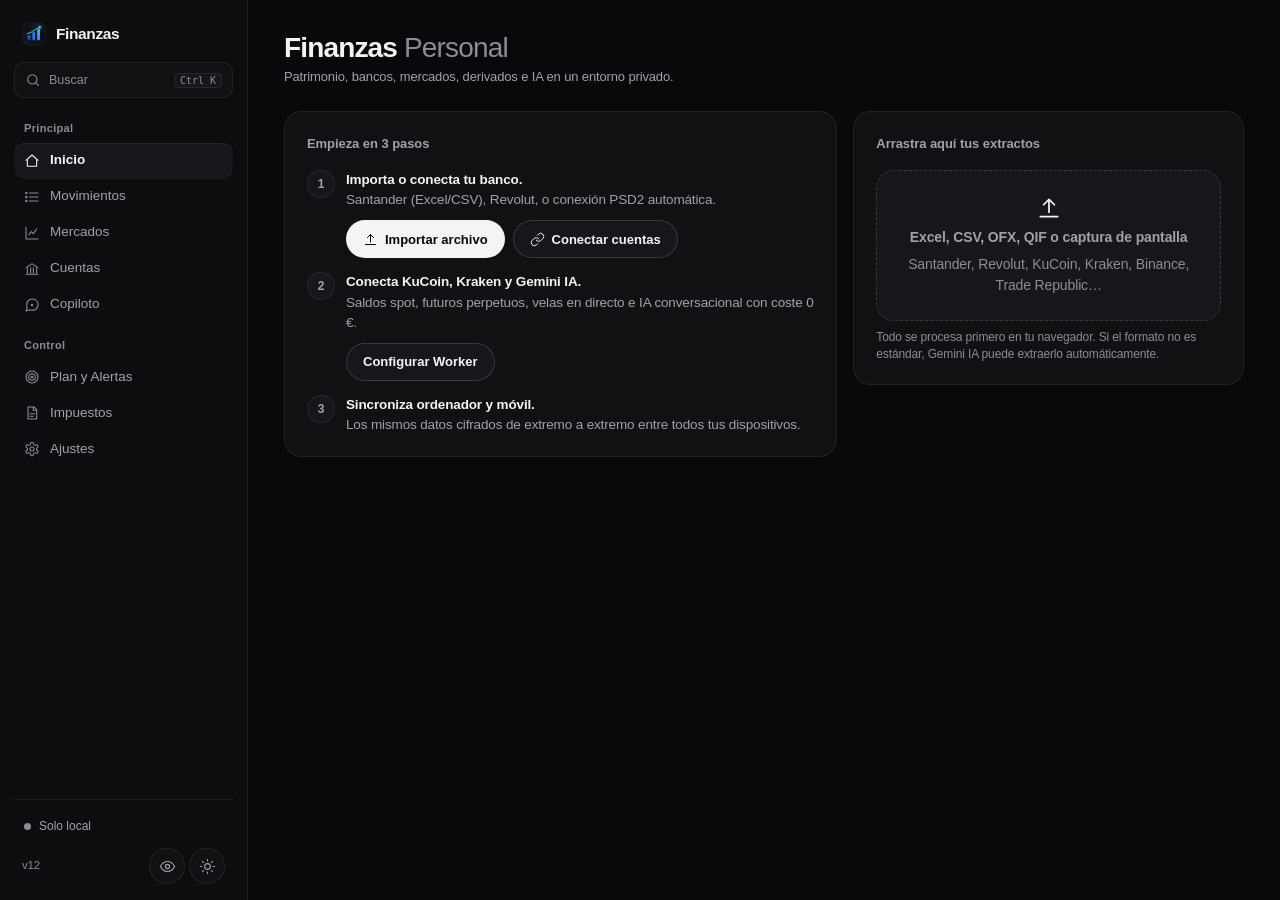
<file: index.html>
<!DOCTYPE html>
<html lang="es" data-theme="dark">
<head>
<meta charset="utf-8">
<meta name="viewport" content="width=device-width,initial-scale=1,viewport-fit=cover">
<title>Finanzas</title>
<meta name="theme-color" content="#09090b">
<meta name="robots" content="noindex">
<meta name="mobile-web-app-capable" content="yes">
<meta name="apple-mobile-web-app-capable" content="yes">
<meta name="apple-mobile-web-app-status-bar-style" content="black-translucent">
<link rel="manifest" href="manifest.json">
<link rel="icon" href="icon-192.png">
<link rel="apple-touch-icon" href="icon-maskable-512.png">
<script>try{var s=JSON.parse(localStorage.getItem('caudal_v1')||'{}').settings||{};var t=s.theme==='auto'?(matchMedia('(prefers-color-scheme: dark)').matches?'dark':'light'):(s.theme||'dark');document.documentElement.dataset.theme=t;var mc=document.querySelector('meta[name=theme-color]');if(mc)mc.content=t==='light'?'#f6f5f1':'#09090b';}catch(e){}</script>
<link rel="stylesheet" href="css/app.css">
</head>
<body>
<div class="app" id="app-root">
  <aside class="side" aria-label="Navegación">
    <button class="logo" type="button" data-go="resumen"><img src="icon-192.png" alt=""><span>Finanzas</span></button>
    <button class="side-search" type="button" data-act="cmd-open" title="Buscar (Ctrl+K)">
      <svg width="16" height="16" viewBox="0 0 24 24" fill="none" stroke="currentColor" stroke-width="1.6" stroke-linecap="round" stroke-linejoin="round" aria-hidden="true"><circle cx="11" cy="11" r="7"/><path d="M20 20l-3.5-3.5"/></svg>
      <span>Buscar</span>
      <kbd>Ctrl K</kbd>
    </button>
    <div class="side-scroll" id="nav-side"></div>
    <div class="side-foot">
      <button class="sync" type="button" data-act="sync-now" id="sync-side"></button>
      <div class="side-foot-bar">
        <span class="faint" id="ver-side"></span>
        <span class="side-foot-acts">
          <button class="iconbtn" type="button" data-act="hide" id="hide-side" aria-label="Ocultar importes" title="Ocultar importes"></button>
          <button class="iconbtn" type="button" data-act="theme" id="theme-side" aria-label="Modo claro u oscuro" title="Cambiar tema"></button>
        </span>
      </div>
    </div>
  </aside>
  <div class="main-col">
    <header class="desktop-topbar" id="desktop-topbar"></header>
    <header class="topbar">
      <button class="iconbtn" type="button" data-act="drawer" aria-label="Abrir menú" aria-controls="mobile-drawer" aria-expanded="false"><svg viewBox="0 0 24 24" fill="none" stroke="currentColor" stroke-width="1.6" stroke-linecap="round"><path d="M4 7h16M4 12h16M4 17h16"/></svg></button>
      <span class="mobile-title" id="mobile-title">Inicio</span>
      <span class="grow"></span>
      <button class="iconbtn" type="button" data-act="hide" id="hide-top" aria-label="Ocultar importes"></button>
      <button class="iconbtn" type="button" data-act="theme" id="theme-top" aria-label="Cambiar a modo claro" title="Cambiar tema"></button>
      <button class="iconbtn" type="button" data-act="quick" aria-label="Añadir movimiento"><svg viewBox="0 0 24 24" fill="none" stroke="currentColor" stroke-width="1.8" stroke-linecap="round"><path d="M12 5v14M5 12h14"/></svg></button>
    </header>
    <main id="main"></main>
  </div>
</div>
<button class="mobile-fab" type="button" data-act="quick" aria-label="Añadir movimiento"><svg viewBox="0 0 24 24" fill="none" stroke="currentColor" stroke-width="1.8" stroke-linecap="round"><path d="M12 5v14M5 12h14"/></svg></button>
<nav class="tabs" id="nav-tabs" aria-label="Secciones principales"></nav>
<div class="drawer-scrim" id="drawer-scrim" data-act="drawer-close"></div>
<aside class="drawer" id="mobile-drawer" aria-label="Menú" aria-hidden="true">
  <div class="drawer-head">
    <img src="icon-192.png" alt="">
    <span><b>Finanzas</b><small class="faint" id="ver-drawer"></small></span>
    <button class="iconbtn" type="button" data-act="drawer-close" aria-label="Cerrar menú"><svg viewBox="0 0 24 24" fill="none" stroke="currentColor" stroke-width="1.6" stroke-linecap="round"><path d="M18 6L6 18M6 6l12 12"/></svg></button>
  </div>
  <div class="drawer-nav" id="nav-drawer"></div>
  <div class="drawer-foot">
    <div class="drawer-foot-row">
      <button class="sync" type="button" data-act="sync-now" id="sync-drawer"></button>
    </div>
    <div class="quickrow">
      <button class="btn" type="button" data-act="connect-hub">Conectar</button>
      <button class="btn" type="button" data-act="import">Importar</button>
    </div>
  </div>
</aside>
<div class="ai-drawer-backdrop" id="ai-drawer-backdrop" data-act="ai-drawer-close"></div>
<aside class="ai-drawer" id="ai-drawer" aria-label="Copiloto IA" aria-hidden="true"></aside>
<dialog id="modal" aria-labelledby="modal-title"><div class="dlg-h"><h3 id="modal-title"></h3><button class="btn ghost small" type="button" id="modal-close" aria-label="Cerrar">Cerrar</button></div><div class="dlg-b" id="modal-body"></div></dialog>
<div class="toast" id="toast" role="status" aria-live="polite" hidden><span id="toast-text"></span><button type="button" id="toast-undo" hidden>Deshacer</button></div>
<input type="file" id="file-in" accept=".xlsx,.csv,.txt,.json,.ofx,.qfx,.qif,.pdf,.png,.jpg,.jpeg,.webp" multiple hidden>
<script src="js/state.js"></script>
<script src="js/finance.js"></script>
<script src="js/charts.js"></script>
<script src="js/importers.js"></script>
<script src="js/live.js"></script>
<script src="js/connectors.js"></script>
<script src="js/ai.js"></script>
<script src="js/views-desktop.js"></script>
<script src="js/views-mobile.js"></script>
<script src="js/app.js"></script>
<script>try{if('serviceWorker' in navigator&&location.protocol==='https:')navigator.serviceWorker.register('sw.js').catch(()=>{});}catch(e){}</script>
</body>
</html>
</file>
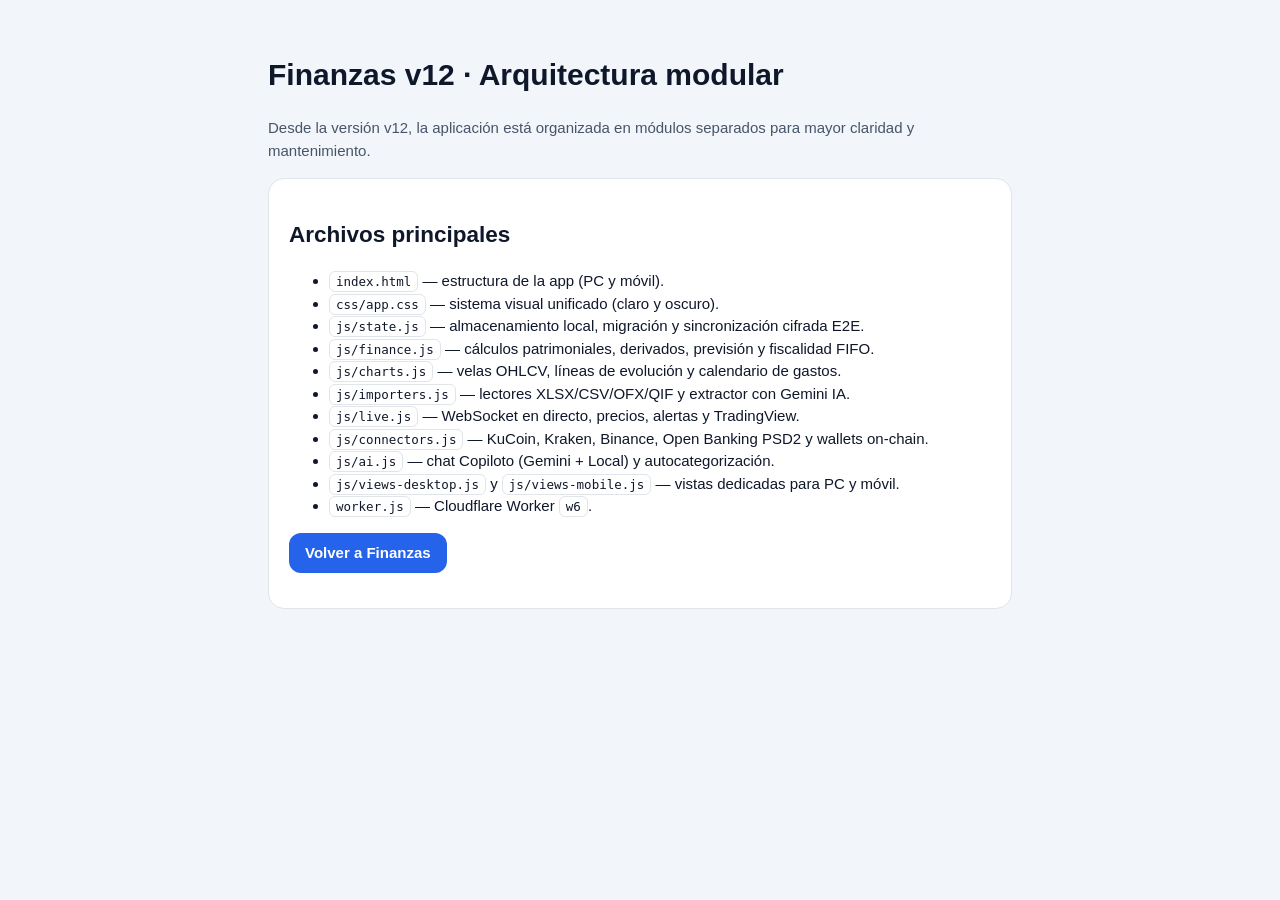
<file: actualizar.html>
<!DOCTYPE html>
<html lang="es"><head><meta charset="utf-8"><meta name="viewport" content="width=device-width,initial-scale=1"><meta name="robots" content="noindex">
<title>Finanzas v12 · arquitectura modular</title>
<style>
:root{--bg:#f2f5f9;--panel:#fff;--line:#dfe5e9;--ink:#0f172a;--ink2:#475569;--brand:#2563eb}
@media (prefers-color-scheme:dark){:root{--bg:#080b10;--panel:#131a24;--line:rgba(255,255,255,.1);--ink:#f1f5f9;--ink2:#9aa7b8;--brand:#3b82f6}}
*{box-sizing:border-box}body{margin:0;background:var(--bg);color:var(--ink);font:15px/1.5 -apple-system,Segoe UI,Roboto,Arial,sans-serif}
main{max-width:780px;margin:0 auto;padding:32px 18px}
.card{background:var(--panel);border:1px solid var(--line);border-radius:16px;padding:20px;margin:16px 0}
.muted{color:var(--ink2)}
.btn{display:inline-flex;align-items:center;min-height:40px;padding:8px 16px;border-radius:12px;background:var(--brand);color:#fff;text-decoration:none;font-weight:600}
code{font:12.5px ui-monospace,Menlo,Consolas,monospace;padding:2px 6px;border-radius:6px;border:1px solid var(--line)}
</style></head><body><main>
<h1>Finanzas v12 · Arquitectura modular</h1>
<p class="muted">Desde la versión v12, la aplicación está organizada en módulos separados para mayor claridad y mantenimiento.</p>
<div class="card">
<h2>Archivos principales</h2>
<ul>
<li><code>index.html</code> — estructura de la app (PC y móvil).</li>
<li><code>css/app.css</code> — sistema visual unificado (claro y oscuro).</li>
<li><code>js/state.js</code> — almacenamiento local, migración y sincronización cifrada E2E.</li>
<li><code>js/finance.js</code> — cálculos patrimoniales, derivados, previsión y fiscalidad FIFO.</li>
<li><code>js/charts.js</code> — velas OHLCV, líneas de evolución y calendario de gastos.</li>
<li><code>js/importers.js</code> — lectores XLSX/CSV/OFX/QIF y extractor con Gemini IA.</li>
<li><code>js/live.js</code> — WebSocket en directo, precios, alertas y TradingView.</li>
<li><code>js/connectors.js</code> — KuCoin, Kraken, Binance, Open Banking PSD2 y wallets on-chain.</li>
<li><code>js/ai.js</code> — chat Copiloto (Gemini + Local) y autocategorización.</li>
<li><code>js/views-desktop.js</code> y <code>js/views-mobile.js</code> — vistas dedicadas para PC y móvil.</li>
<li><code>worker.js</code> — Cloudflare Worker <code>w6</code>.</li>
</ul>
<p><a class="btn" href="./">Volver a Finanzas</a></p>
</div>
</main></body></html>
</file>
<file: css/app.css>
/* ==========================================================================
   Finanzas v12 · Editorial Ledger (Obsidian Dark & Warm Paper Light)
   Sistema de rejilla 8pt · Shadow 0% · CTAs monocromos · Color semántico puro
   ========================================================================== */
:root{
  --sans:-apple-system,BlinkMacSystemFont,"SF Pro Display","SF Pro Text","Inter","Segoe UI",Roboto,Arial,sans-serif;
  --mono:ui-monospace,"SF Mono","Cascadia Code",Menlo,Consolas,monospace;
  --ease:cubic-bezier(.2,.75,.25,1);
  --r:18px;--r2:12px;--r3:8px;--gap:16px;
  --brand:#3b82f6;--brand2:#60a5fa;--brand-ink:#ffffff;--brand-soft:rgba(59,130,246,.12);
  --inv:#eab308;--inv-soft:rgba(234,179,8,.12);
  --flow:#14b8a6;--flow-soft:rgba(20,184,166,.12);
  --ai:#a78bfa;--ai2:#c4b5fd;--ai-soft:rgba(167,139,250,.11);
  --up:#22c55e;--up-soft:rgba(34,197,94,.12);--ok:var(--up);
  --down:#ef4444;--down-soft:rgba(239,68,68,.12);
  --warn:#f59e0b;--warn-soft:rgba(245,158,11,.13);
  --info:#38bdf8;--info-soft:rgba(56,189,248,.12);
  --c1:#f59e0b;--c2:#22c55e;--c3:#3b82f6;--c4:#ec4899;--c5:#a855f7;--c6:#14b8a6;--c7:#f97316;--c8:#71717a;
}
html[data-theme=dark]{
  --bg:#09090b;--bg2:#0d0d10;--panel:#111114;--panel2:#17171b;--panel3:#202026;
  --line:rgba(255,255,255,.075);--line2:rgba(255,255,255,.15);--line-strong:var(--line2);
  --ink:#f4f4f5;--ink2:#a1a1aa;--ink3:#8c8c96;
  --cta-bg:#f4f4f5;--cta-ink:#09090b;
  --hero-glow:radial-gradient(ellipse 68% 48% at 10% 0%,rgba(255,255,255,.032),transparent 66%);
  --shadow:none;
  color-scheme:dark;
}
html[data-theme=light]{
  --bg:#f6f5f1;--bg2:#efeee9;--panel:#ffffff;--panel2:#f1efe9;--panel3:#e6e3da;
  --line:rgba(17,17,20,.095);--line2:rgba(17,17,20,.16);--line-strong:var(--line2);
  --ink:#111114;--ink2:#52525b;--ink3:#5f5f68;
  --cta-bg:#111114;--cta-ink:#ffffff;
  --brand:#2563eb;--brand2:#1d4ed8;--brand-soft:rgba(37,99,235,.09);
  --ai:#7c3aed;--ai2:#6d28d9;--ai-soft:rgba(124,58,237,.09);
  --up:#15803d;--up-soft:rgba(21,128,61,.10);
  --down:#dc2626;--down-soft:rgba(220,38,38,.10);
  --warn:#b45309;--warn-soft:rgba(180,83,9,.11);
  --hero-glow:none;
  --shadow:none;
  color-scheme:light;
}
*{box-sizing:border-box}
html,body{margin:0;background:var(--bg);color:var(--ink);overflow-x:clip}
body{font:14px/1.5 var(--sans);-webkit-font-smoothing:antialiased;-webkit-tap-highlight-color:transparent;letter-spacing:-.01em;text-rendering:optimizeLegibility}
[hidden]{display:none!important}
button,input,select,textarea{font:inherit;color:inherit}
a{color:var(--ink);text-decoration:underline;text-decoration-color:var(--line2);text-underline-offset:3px}
a:hover{text-decoration-color:var(--ink)}
svg{flex:none}
.num,.money{font-variant-numeric:tabular-nums}
.up{color:var(--up)}.down{color:var(--down)}.warn-c{color:var(--warn)}.muted{color:var(--ink2)}.faint{color:var(--ink3)}
.dec{font-size:.58em;font-weight:560;opacity:.64}
.hide-amounts .money{filter:blur(8px);user-select:none;transition:filter .16s var(--ease)}
code{font:12px var(--mono);background:var(--panel2);padding:2px 6px;border-radius:6px;word-break:break-all;border:1px solid var(--line)}

/* ===== Utilidades compactas ===== */
.m-0{margin:0}.mt-0{margin-top:0}.mt-4{margin-top:4px}.mt-8{margin-top:8px}.mt-10{margin-top:10px}.mt-12{margin-top:12px}.mt-16{margin-top:16px}.mt-20{margin-top:20px}
.mb-10{margin-bottom:10px}.mb-12{margin-bottom:12px}.mb-16{margin-bottom:16px}.my-12{margin:12px 0}.center{justify-content:center}

/* ===== Controles y formularios ===== */
.btn{display:inline-flex;align-items:center;justify-content:center;gap:7px;min-height:38px;padding:7px 16px;border-radius:999px;border:1px solid var(--line2);background:var(--panel2);color:var(--ink);font-weight:600;font-size:13px;cursor:pointer;white-space:nowrap;transition:background .14s,border-color .14s,opacity .14s;user-select:none;text-decoration:none}
.btn:hover{background:var(--panel3);border-color:var(--line2);text-decoration:none}
.btn:active{opacity:.85}
.btn.primary{background:var(--cta-bg);color:var(--cta-ink);border-color:transparent;font-weight:640}
.btn.primary:hover{opacity:.9;background:var(--cta-bg)}
.btn.ai{background:var(--panel2);color:var(--ink);border-color:var(--line2)}
.btn.ai:hover{background:var(--panel3)}
.btn.danger{color:var(--down);background:var(--down-soft);border-color:transparent}
.btn.small{min-height:32px;padding:4px 12px;font-size:12.5px}
.btn.ghost{background:transparent;border-color:transparent;color:var(--ink2)}
.btn.ghost:hover{background:var(--panel2);color:var(--ink)}
.btn.full{width:100%}
.btn:disabled{opacity:.42;cursor:default;pointer-events:none}
.btn svg{width:15px;height:15px}
.link-btn{border:0;background:none;color:var(--ink2);font-size:12.5px;font-weight:580;cursor:pointer;padding:2px 4px;border-radius:6px;transition:color .14s}
.link-btn:hover{color:var(--ink)}
.iconbtn{display:inline-grid;place-items:center;width:36px;height:36px;min-height:36px;padding:0;border-radius:999px;border:1px solid var(--line);background:transparent;color:var(--ink2);cursor:pointer;transition:background .14s,color .14s,border-color .14s}
.iconbtn:hover{color:var(--ink);background:var(--panel2)}
.iconbtn[aria-pressed=true]{background:var(--panel3);color:var(--ink);border-color:var(--line2)}
.iconbtn svg{width:17px;height:17px}

label.f{display:grid;gap:6px;font-size:12px;color:var(--ink2);font-weight:600}
label.f.row{display:flex;flex-direction:row;align-items:center;gap:10px;line-height:1.4}
input[type=text],input[type=number],input[type=date],input[type=url],input[type=password],input[type=search],select,textarea{width:100%;min-height:40px;padding:8px 12px;border:1px solid var(--line2);border-radius:var(--r2);background:var(--panel2);color:var(--ink);font-size:13.5px;font-weight:500;transition:border-color .14s,background .14s}
textarea{min-height:84px;font:12.5px/1.45 var(--mono);resize:vertical}
input:focus-visible,select:focus-visible,textarea:focus-visible,button:focus-visible,a:focus-visible{outline:2px solid var(--ink2);outline-offset:2px}
input[type=checkbox]{width:18px;height:18px;accent-color:var(--cta-bg);flex:none;margin:0;cursor:pointer}
label.row{flex-wrap:nowrap;cursor:pointer}
.row{display:flex;gap:8px;flex-wrap:wrap;align-items:center}
.form{display:grid;grid-template-columns:repeat(2,minmax(0,1fr));gap:12px}
.form .wide{grid-column:1/-1}
.note{font-size:12px;color:var(--ink3);margin:8px 0 0;line-height:1.45}
.callout{border-radius:var(--r2);padding:12px 14px;font-size:13px;background:var(--warn-soft);border:1px solid rgba(245,158,11,.22);color:var(--ink)}
.callout.ok{background:var(--up-soft);border-color:rgba(34,197,94,.22)}
.callout.err{background:var(--down-soft);border-color:rgba(239,68,68,.22)}
.callout.info{background:var(--info-soft);border-color:rgba(56,189,248,.22)}
.search{position:relative}
.search svg{position:absolute;left:12px;top:50%;transform:translateY(-50%);width:16px;height:16px;color:var(--ink3);pointer-events:none}
.search input{padding-left:36px;border-radius:999px}

.seg,.ranges{display:inline-flex;background:var(--panel2);border:1px solid var(--line);border-radius:999px;padding:3px;gap:2px}
.seg.seg-full{display:flex;width:100%}
.seg.seg-full button{flex:1}
.seg button,.ranges button{display:inline-flex;align-items:center;justify-content:center;gap:5px;border:0;background:transparent;padding:4px 11px;font-size:12px;font-weight:580;color:var(--ink2);cursor:pointer;min-height:28px;border-radius:999px;transition:background .14s,color .14s;white-space:nowrap}
.seg button[aria-pressed=true],.seg button.on,.ranges button[aria-pressed=true]{background:var(--panel);color:var(--ink);font-weight:660;box-shadow:inset 0 0 0 1px var(--line)}
.seg button svg,.chip svg,.label svg{width:14px;height:14px}
.chip{display:inline-flex;align-items:center;gap:6px;padding:4px 12px;border-radius:999px;font-size:12px;font-weight:580;color:var(--ink2);background:var(--panel2);border:1px solid var(--line);white-space:nowrap}
.chip i{width:7px;height:7px;border-radius:50%;display:inline-block}
button.chip{cursor:pointer;min-height:32px;transition:background .14s var(--ease),color .14s var(--ease),border-color .14s var(--ease)}
button.chip[aria-pressed=true]{background:var(--cta-bg);color:var(--cta-ink);border-color:transparent}
.tag{display:inline-flex;align-items:center;gap:4px;font-size:11px;font-weight:620;padding:2px 8px;border-radius:999px;background:var(--panel2);color:var(--ink2);white-space:nowrap}
.tag.ok{background:var(--up-soft);color:var(--up)}.tag.err{background:var(--down-soft);color:var(--down)}.tag.warn{background:var(--warn-soft);color:var(--warn)}.tag.ai{background:var(--ai-soft);color:var(--ai2)}.tag.brand{background:var(--brand-soft);color:var(--brand2)}
.pill{display:inline-flex;align-items:center;gap:5px;padding:3px 10px;border-radius:999px;font-weight:640;font-size:12px;background:var(--panel2);font-variant-numeric:tabular-nums;white-space:nowrap}
.pill.up{background:var(--up-soft);color:var(--up)}.pill.down{background:var(--down-soft);color:var(--down)}

/* ===== Puntos semánticos (sustituyen avatares cuadrados chillones) ===== */
.cat-dot{width:8px;height:8px;border-radius:50%;flex:none;display:inline-block;background:var(--ink3)}
.cat-dot.sm{width:6px;height:6px}
.cat-dot.lg{width:10px;height:10px}
.cat-dot.k-bank{background:#ef4444}.cat-dot.k-exchange{background:#10b981}.cat-dot.k-broker{background:#3b82f6}.cat-dot.k-wallet{background:#a855f7}.cat-dot.k-cash{background:#14b8a6}
.cat-dot.inst-santander{background:#ec0000}.cat-dot.inst-revolut{background:#3b82f6}.cat-dot.inst-kucoin{background:#10b981}.cat-dot.inst-kraken{background:#8b5cf6}.cat-dot.inst-binance{background:#eab308}

/* ===== Shell Escritorio (Sidebar 248px + Lienzo Editorial) ===== */
.app{display:grid;grid-template-columns:248px minmax(0,1fr);min-height:100vh}
.desktop-topbar{display:none!important}
.side{display:flex;flex-direction:column;position:sticky;top:0;height:100vh;padding:20px 14px 16px;background:var(--bg2);border-right:1px solid var(--line);overflow:hidden}
.logo{display:flex;align-items:center;gap:10px;padding:2px 8px 16px;font-weight:700;font-size:15.5px;letter-spacing:-.025em;color:var(--ink);background:none;border:0;text-align:left;cursor:pointer}
.logo img{width:24px;height:24px;border-radius:7px}
.side-search{display:flex;align-items:center;gap:8px;width:100%;min-height:36px;padding:0 10px;margin-bottom:8px;border:1px solid var(--line);border-radius:10px;background:var(--panel);color:var(--ink3);font-size:12.5px;cursor:pointer;text-align:left;transition:border-color .14s,color .14s}
.side-search:hover{border-color:var(--line2);color:var(--ink)}
.side-search span{flex:1}
.side-search kbd{font:10px var(--mono);padding:1px 5px;border-radius:4px;background:var(--panel2);color:var(--ink3);border:1px solid var(--line)}
.side-scroll{flex:1;overflow-y:auto;scrollbar-width:none;padding-bottom:12px}
.side-scroll::-webkit-scrollbar{display:none}
.nav-group-label{display:flex;align-items:center;justify-content:space-between;padding:14px 10px 6px;color:var(--ink3);font-size:11px;font-weight:620;letter-spacing:.03em}
.side-add-btn{border:0;background:none;color:var(--ink3);font-size:15px;line-height:1;width:22px;height:22px;border-radius:6px;cursor:pointer;display:grid;place-items:center}
.side-add-btn:hover{background:var(--panel2);color:var(--ink)}
.nav{display:flex;align-items:center;gap:10px;width:100%;padding:7px 10px;border:0;background:none;border-radius:10px;color:var(--ink2);text-align:left;cursor:pointer;font-weight:540;font-size:13.5px;min-height:36px;transition:background .12s,color .12s}
.nav svg{width:16px;height:16px;color:var(--ink3)}
.nav:hover{background:var(--panel);color:var(--ink)}
.nav[aria-current=page]{background:var(--panel2);color:var(--ink);font-weight:620;box-shadow:inset 0 1px 0 rgba(255,255,255,.06)}
html[data-theme=light] .nav[aria-current=page]{background:var(--panel);box-shadow:inset 0 0 0 1px var(--line)}
.nav[aria-current=page] svg{color:var(--ink)}
.nav .nav-badge{margin-left:auto;font-size:10.5px;font-weight:650;padding:1px 6px;border-radius:999px;background:var(--panel3);color:var(--ink2);line-height:1.3}
.side-acc{display:flex;align-items:center;gap:8px;width:100%;padding:6px 10px;border:0;background:none;border-radius:8px;color:var(--ink2);text-align:left;cursor:pointer;font-size:12.5px;min-height:32px;transition:background .12s,color .12s}
.side-acc:hover{background:var(--panel);color:var(--ink)}
.side-acc[aria-current=true]{background:var(--panel2);color:var(--ink);font-weight:600}
.side-acc-name{flex:1;min-width:0;overflow:hidden;text-overflow:ellipsis;white-space:nowrap}
.side-acc-val{font-variant-numeric:tabular-nums;font-size:12px;color:var(--ink);font-weight:560}
.side-foot{margin-top:auto;display:grid;gap:6px;padding:10px 2px 0;border-top:1px solid var(--line)}
.side-foot-bar{display:flex;align-items:center;justify-content:space-between;padding:0 6px}
.side-foot-bar .faint{font-size:11.5px}
.side-foot-acts{display:flex;gap:4px}
.side-foot-acts .iconbtn{background:var(--panel)}
.sync{display:flex;align-items:center;gap:8px;font-size:12px;color:var(--ink2);background:none;border:0;padding:6px 8px;text-align:left;cursor:pointer;border-radius:8px;min-height:32px;width:100%}
.sync:hover{color:var(--ink);background:var(--panel)}
.dot{width:7px;height:7px;border-radius:50%;background:var(--ink3);flex:none}
.dot.ok{background:var(--up)}.dot.err{background:var(--down)}.dot.busy{background:var(--warn);animation:pulse 1s infinite}
@keyframes pulse{50%{opacity:.35}}

.main-col{display:flex;flex-direction:column;min-width:0}
main{padding:32px 36px 72px;max-width:1180px;width:100%;min-width:0;margin:0 auto}
.head{display:flex;align-items:flex-end;justify-content:space-between;gap:16px;margin-bottom:24px;flex-wrap:wrap}
.head h1{font-size:28px;line-height:1.12;letter-spacing:-.03em;margin:0;font-weight:680}
.title-year{color:var(--ink3);font-weight:500}
.head p{margin:4px 0 0;color:var(--ink2);font-size:13px}
.actions{display:flex;gap:8px;flex-wrap:wrap;align-items:center}

/* ===== Paneles y Grid Bento 8pt ===== */
.grid{display:grid;grid-template-columns:repeat(12,minmax(0,1fr));gap:var(--gap);align-items:start}
.grid>*{min-width:0}
.span3{grid-column:span 3}.span4{grid-column:span 4}.span5{grid-column:span 5}.span6{grid-column:span 6}.span7{grid-column:span 7}.span8{grid-column:span 8}.span9{grid-column:span 9}.span12{grid-column:span 12}
.panel{background:var(--panel);border:1px solid var(--line);border-radius:var(--r);padding:20px 22px;min-width:0;display:flex;flex-direction:column}
.hero-main{background:var(--hero-glow),var(--panel)}
.panel-foot{margin-top:16px}
.panel>h2,.module-title{font-size:13px;font-weight:620;letter-spacing:-.005em;color:var(--ink2);margin:0 0 14px;display:flex;align-items:center;justify-content:space-between;gap:8px;min-height:24px}
.module-title b,.panel>h2 b{color:var(--ink);min-width:0;flex:1;overflow:hidden;text-overflow:ellipsis;white-space:nowrap;font-weight:640}
.label{margin:16px 0 6px;font-size:12px;font-weight:600;letter-spacing:-.005em;color:var(--ink3)}
.big,.position-value{font-size:40px;line-height:1.02;letter-spacing:-.04em;font-weight:700;font-variant-numeric:tabular-nums}
.position-eyebrow{font-size:12.5px;font-weight:560;color:var(--ink2);display:flex;align-items:center;gap:6px}
.position-status{display:flex;align-items:center;gap:8px;flex-wrap:wrap;margin-top:8px;font-size:12.5px;color:var(--ink2)}
.position-chart{margin:14px 0 8px}
.m-hero-chart{margin:12px -4px 6px}
.hero-top{display:flex;align-items:center;justify-content:space-between;gap:12px;flex-wrap:wrap;margin-bottom:8px}
.hero-controls{display:flex;align-items:center;gap:6px;flex-wrap:wrap}
.hero-val-row{display:flex;align-items:baseline;gap:12px;flex-wrap:wrap}
.hero-insight{margin:8px 0 0;font-size:13px;color:var(--ink2)}

/* Tiras planas por hairline (sin cajas dentro de cajas) */
.alloc-strip{margin:14px 0 4px;display:grid;gap:8px}
.alloc-track{height:4px;border-radius:99px;background:var(--panel2);overflow:hidden;display:flex;gap:2px}
.alloc-track i{display:block;height:100%;border-radius:99px}
.alloc-items{display:flex;align-items:center;gap:6px 16px;flex-wrap:wrap}
.alloc-item{display:inline-flex;align-items:center;gap:6px;padding:2px 0;border:0;background:none;color:inherit;font-size:12px;cursor:pointer;white-space:nowrap}
.alloc-item:hover{color:var(--ink)}
.alloc-item i{width:7px;height:7px;border-radius:50%;flex:none}
.alloc-item span{color:var(--ink2);font-weight:540}
.alloc-item b{font-weight:640;font-variant-numeric:tabular-nums}
.alloc-item small{color:var(--ink3);font-size:11.5px;font-variant-numeric:tabular-nums}

.flow-summary{display:grid;gap:10px}
.flow-summary-nums{display:grid;grid-template-columns:repeat(3,minmax(0,1fr));gap:8px}
.flow-summary-nums>div+div{border-left:1px solid var(--line);padding-left:10px}
.flow-summary-nums small{display:block;font-size:11.5px;color:var(--ink3);font-weight:560;white-space:nowrap}
.flow-summary-nums b{display:block;font-size:15.5px;font-weight:660;margin-top:2px;font-variant-numeric:tabular-nums;white-space:nowrap;overflow:hidden;text-overflow:ellipsis}
.flow-kpis{margin-top:14px}
.flow-extra{display:flex;flex-direction:column;gap:2px;margin-top:8px}
.mini-cat-line{display:flex;align-items:center;justify-content:space-between;gap:8px;padding:7px 0;border-bottom:1px solid var(--line);font-size:12.5px}
.mini-cat-line:last-child{border-bottom:0}
.mini-cat-name{display:inline-flex;align-items:center;gap:7px;min-width:0;overflow:hidden;text-overflow:ellipsis;white-space:nowrap;color:var(--ink2);font-weight:540}
.mini-cat-name i{width:7px;height:7px;border-radius:50%;flex:none}
.deriv-banner{margin-bottom:10px;padding:9px 12px;background:var(--panel2);border:1px solid var(--line);border-left:3px solid var(--up);font-size:12.5px}
.deriv-banner.err{background:var(--panel2);border-color:var(--line);border-left:3px solid var(--down)}
.tx-bal{text-align:right;white-space:nowrap;display:block}
.crow-sh{font-weight:500;margin-right:4px}
.chart-tick{position:absolute;left:4px;font-size:10.5px;color:var(--ink3);pointer-events:none;opacity:.85}
.chart-tick.top{top:2px}.chart-tick.bot{bottom:4px}
.cmp-wrap{display:grid;gap:4px;margin-top:4px}
.cmp-head{display:flex;align-items:center;justify-content:space-between;font-size:11.5px;color:var(--ink2);font-weight:560}
.days-meta{display:flex;justify-content:space-between;font-size:11.5px;color:var(--ink3);margin-bottom:6px;font-variant-numeric:tabular-nums}

.change-grid{display:grid;grid-template-columns:repeat(3,minmax(0,1fr));border-top:1px solid var(--line);padding-top:14px}
.change-grid.cols-2{grid-template-columns:repeat(2,minmax(0,1fr))}
.change-cell{min-width:0;padding-right:10px}
.change-cell+.change-cell{border-left:1px solid var(--line);padding-left:12px}
.change-cell>small,.change-cell>b,.change-cell>span{display:block;white-space:nowrap;overflow:hidden;text-overflow:ellipsis}
.change-cell>small{color:var(--ink3);font-size:11.5px;font-weight:560}
.change-cell>b{font-size:14.5px;font-weight:660;margin-top:2px;font-variant-numeric:tabular-nums}
.change-cell>span{font-size:11px;color:var(--ink3);margin-top:1px;font-weight:580}
.change-cell>span.up{color:var(--up)}.change-cell>span.down{color:var(--down)}

.kpi-strip{display:grid;grid-template-columns:repeat(4,minmax(0,1fr));background:var(--panel);border:1px solid var(--line);border-radius:var(--r)}
.kpi-card{padding:16px 18px;display:grid;gap:4px;min-width:0}
.kpi-card+.kpi-card{border-left:1px solid var(--line)}
.kpi-card>small{color:var(--ink3);font-size:12px;font-weight:580}
.kpi-card>b{font-size:22px;font-weight:680;letter-spacing:-.03em;line-height:1.15;font-variant-numeric:tabular-nums;white-space:nowrap}
.kpi-card>b .dec{font-size:.66em}
.kpi-card>span{font-size:12px;color:var(--ink2);font-weight:520}

.kv{display:grid;grid-template-columns:1fr auto;gap:9px 14px;font-variant-numeric:tabular-nums;align-items:center}
.kv dt{color:var(--ink2);min-width:0;overflow:hidden;text-overflow:ellipsis;white-space:nowrap}
.kv dd{margin:0;text-align:right;font-weight:620}
.stats{display:grid;grid-template-columns:repeat(3,minmax(0,1fr));gap:14px 0;border-top:1px solid var(--line);border-bottom:1px solid var(--line);padding:14px 0}
.stats>.stat{display:flex;flex-direction:column;gap:3px;min-width:0;padding:0 14px;border-left:1px solid var(--line)}
.stats>.stat:nth-child(3n+1){padding-left:0;border-left:0}
.panel>.stat{display:flex;flex-direction:column;gap:3px;padding:12px 14px;border-radius:var(--r2);background:var(--panel2);border:1px solid var(--line)}
.stat b{font-size:18px;line-height:1.15;letter-spacing:-.025em;font-weight:680;font-variant-numeric:tabular-nums}
.stat small{color:var(--ink3);font-size:12px;font-weight:560}

/* ===== Listas planas (Movimientos, Activos, Cuentas) ===== */
.account-line,.asset-line,.hold,.item{display:grid;grid-template-columns:10px minmax(0,1fr) auto;gap:4px 12px;padding:10px 8px;margin:0 -8px;width:calc(100% + 16px);align-items:center;cursor:pointer;background:none;border:0;border-bottom:1px solid var(--line);color:inherit;text-align:left;border-radius:0;transition:background .12s}
.account-line:last-child,.asset-line:last-child,.hold:last-child,.item:last-child{border-bottom:0}
.account-line:hover,.asset-line:hover,.hold:hover,.item:hover{background:var(--panel2);border-radius:10px}
.account-line:has(.account-mark){grid-template-columns:30px minmax(0,1fr) auto}
.account-mark{width:30px;height:30px;border-radius:8px;display:grid;place-items:center;background:var(--panel2);color:var(--ink2);border:1px solid var(--line);font-size:10px;font-weight:700}
.account-mark svg{width:15px;height:15px}
.item-main,.hold-main,.asset-main,.wl-main{min-width:0}
.item-amt{text-align:right;white-space:nowrap}
.account-line b,.asset-line b,.hold b,.item b{display:block;font-weight:580;overflow:hidden;text-overflow:ellipsis;white-space:nowrap;font-size:13.5px}
.account-line small,.asset-line small,.hold small,.item small{display:block;color:var(--ink3);overflow:hidden;text-overflow:ellipsis;white-space:nowrap;font-size:12px}
.account-line strong,.asset-line strong,.hold .r,.item .amt{text-align:right;font-variant-numeric:tabular-nums;white-space:nowrap;font-weight:640;font-size:13.5px}
.asset-line strong small,.hold .r small{display:block;font-weight:540;font-size:11.5px}

/* Tarjetas de cuenta sin bordes superiores gruesos */
.acc-group-head{display:flex;align-items:center;justify-content:space-between;margin:20px 2px 10px}
.acc-group-head h2{margin:0;font-size:14px;font-weight:620;color:var(--ink2)}
.acc-mobile-list{display:grid;gap:10px}
.acard{width:100%;min-height:112px;border-radius:var(--r);padding:16px 18px;display:flex;flex-direction:column;justify-content:space-between;gap:12px;cursor:pointer;border:1px solid var(--line);text-align:left;color:var(--ink);background:var(--panel);transition:border-color .14s,background .14s}
.acard:hover{border-color:var(--line2);background:var(--panel2)}
.acard .top{display:flex;align-items:center;justify-content:space-between;gap:8px;font-size:13px;font-weight:600}
.acc-title{display:inline-flex;align-items:center;gap:8px;min-width:0}
.acc-title span:last-child{overflow:hidden;text-overflow:ellipsis;white-space:nowrap}
.acard .acc-bottom{display:grid;gap:2px}
.acard .val{font-size:23px;font-weight:680;letter-spacing:-.03em;font-variant-numeric:tabular-nums}
.acard .sub{font-size:12px;color:var(--ink3)}
.cards-grid{display:grid;grid-template-columns:repeat(auto-fill,minmax(230px,1fr));gap:12px}

/* ===== Terminal de Mercados y Velas OHLCV ===== */
.tab-bar{display:flex;align-items:center;justify-content:space-between;margin-bottom:14px;flex-wrap:wrap;gap:10px}
.market-terminal{display:grid;grid-template-columns:minmax(0,1fr) 290px;gap:16px;align-items:start}
.chart-toolbar{display:flex;align-items:center;justify-content:space-between;gap:10px;flex-wrap:wrap;margin-bottom:12px;padding-bottom:12px;border-bottom:1px solid var(--line)}
.deck-asset{display:flex;align-items:center;gap:10px;min-width:0}
.deck-asset-info{min-width:0}
.deck-title{display:flex;align-items:baseline;gap:6px}
.deck-title b{font-size:15.5px;font-weight:650}
.deck-price{display:flex;align-items:center;gap:8px;margin-top:2px}
.deck-price>b{font-size:19px;font-weight:680}
.deck-subbar{display:flex;align-items:center;justify-content:space-between;gap:8px;flex-wrap:wrap;margin-bottom:10px}
.tech-readout{font-size:12px}
.ohlc-bar{display:flex;gap:14px;flex-wrap:wrap;font-size:11.5px;font-family:var(--mono);color:var(--ink2);min-height:18px;margin-bottom:6px}
.ohlc-bar b{color:var(--ink)}
.watchlist-panel{display:grid;gap:2px;max-height:520px;overflow-y:auto}
.wl-row{display:grid;grid-template-columns:10px minmax(0,1fr) auto;gap:10px;align-items:center;width:100%;padding:8px 10px;border:1px solid transparent;border-radius:10px;background:none;color:inherit;text-align:left;cursor:pointer;transition:background .12s,border-color .12s}
.wl-row:hover{background:var(--panel2)}
.wl-row[aria-current=true]{background:var(--panel2);border-color:var(--line2)}
.wl-row b{display:block;font-size:13px;font-weight:620;overflow:hidden;text-overflow:ellipsis;white-space:nowrap}
.wl-row small{display:block;font-size:11.5px;color:var(--ink3);overflow:hidden;text-overflow:ellipsis;white-space:nowrap}
.wl-row .r{text-align:right;font-variant-numeric:tabular-nums}

/* ===== Derivados ===== */
.deriv-grid{display:grid;grid-template-columns:repeat(auto-fill,minmax(300px,1fr));gap:12px}
.deriv-card{background:var(--panel2);border:1px solid var(--line);border-radius:14px;padding:14px 16px;display:grid;gap:12px}
.deriv-head{display:flex;align-items:center;justify-content:space-between;gap:8px}
.deriv-title{display:flex;align-items:center;gap:6px;flex-wrap:wrap}
.deriv-metrics{display:grid;grid-template-columns:repeat(3,minmax(0,1fr));gap:8px;font-size:12.5px}
.deriv-metrics small{display:block;color:var(--ink3);font-size:11px}
.deriv-metrics b{font-weight:640;font-variant-numeric:tabular-nums}
.deriv-liq-head{display:flex;justify-content:space-between;font-size:12px}
.deriv-liq-dist{font-weight:620;white-space:nowrap}
.liq-meter{height:5px;border-radius:99px;background:var(--panel3);overflow:hidden;margin-top:5px}
.liq-meter i{display:block;height:100%;border-radius:99px}
.deriv-foot{display:flex;align-items:center;justify-content:space-between;gap:6px;flex-wrap:wrap}
.wl-item{display:grid;grid-template-columns:minmax(0,1fr) auto;align-items:center;gap:4px}
.wl-rm{width:28px;height:28px;border:0;border-radius:999px;background:none;color:var(--ink3);font-size:15px;cursor:pointer;display:grid;place-items:center}
.wl-rm:hover{background:var(--panel2);color:var(--ink)}
.acc-deriv-row{width:100%;border:0;background:none;color:inherit;text-align:left;cursor:pointer;border-radius:8px;padding:9px 4px}
.acc-deriv-row:hover{background:var(--panel2)}
.pa-paused{opacity:.58}
.pa-x{border:0;background:var(--panel2);border-radius:999px;width:28px;height:28px;color:var(--ink2);cursor:pointer}
.trunc-note{padding:8px 2px 0}

/* ===== Movimientos ===== */
.mov-hero-head{display:flex;justify-content:space-between;align-items:flex-start;gap:12px;flex-wrap:wrap;margin-bottom:14px}
.mov-eyebrow{font-size:12.5px;font-weight:580}
.mov-hero-right{display:flex;align-items:center;gap:14px;flex-wrap:wrap}
.inline-metrics{display:flex;gap:16px;align-items:center}
.inline-metrics>div+div{border-left:1px solid var(--line);padding-left:16px}
.inline-metrics small{display:block;font-size:11.5px;color:var(--ink3);font-weight:560}
.inline-metrics b{display:block;font-size:15.5px;font-weight:660;font-variant-numeric:tabular-nums}
.mov-filter-bar{display:flex;gap:10px;align-items:center;flex-wrap:wrap;margin-bottom:12px}
.mov-search{flex:1;min-width:200px}
.mov-acc-sel{width:auto;min-width:165px}

/* ===== Tablas, gráficos, calendarios ===== */
.tbl{width:100%;border-collapse:collapse;font-variant-numeric:tabular-nums}
.tbl th{font-size:11.5px;font-weight:600;color:var(--ink3);text-align:left;padding:8px 10px;border-bottom:1px solid var(--line);white-space:nowrap}
.tbl td{padding:10px 10px;border-bottom:1px solid var(--line);vertical-align:middle;font-size:13px}
.tbl tr:last-child td{border-bottom:0}
.tbl .r{text-align:right;white-space:nowrap}
.tbl tbody tr[data-open]{cursor:pointer}
.tbl tbody tr[data-open]:hover td{background:var(--panel2)}
.scroll{overflow-x:auto;-webkit-overflow-scrolling:touch}

.day{font-size:12px;font-weight:600;color:var(--ink3);padding:16px 0 6px;display:flex;justify-content:space-between;border-bottom:1px solid var(--line)}
.day span:first-child::first-letter{text-transform:uppercase}
.crow{display:grid;grid-template-columns:10px minmax(0,1fr) auto;gap:4px 10px;align-items:center;padding:8px 0;width:100%;background:none;border:0;color:inherit;text-align:left;cursor:pointer}
.crow b{font-weight:560;font-size:13px}
.crow .amt{font-variant-numeric:tabular-nums;font-weight:620;font-size:13px}
.crow .bar{height:3px;grid-column:2/4}
.bar{height:4px;background:var(--panel2);border-radius:99px;overflow:hidden;display:flex}
.bar i{display:block;height:100%;border-radius:99px}

.ichart{position:relative;touch-action:pan-y;user-select:none;-webkit-user-select:none}
.ichart svg{width:100%;height:auto;display:block;overflow:visible}
.ichart .tip{position:absolute;top:-6px;transform:translate(-50%,-100%);background:var(--cta-bg);color:var(--cta-ink);font-size:12px;font-weight:620;padding:6px 10px;border-radius:8px;white-space:nowrap;pointer-events:none;font-variant-numeric:tabular-nums;z-index:4;border:1px solid var(--line)}
.ichart .tip small{display:block;font-weight:500;opacity:.75;font-size:11px}
svg text{fill:var(--ink3);font:11px var(--sans)}
.axis{display:flex;justify-content:space-between;font-size:11px;color:var(--ink3);margin-top:6px;font-weight:560;font-variant-numeric:tabular-nums}
.legend{display:flex;flex-wrap:wrap;gap:6px 14px;font-size:12px;color:var(--ink2);margin-top:10px}
.legend span{display:inline-flex;align-items:center;gap:6px}
.legend i{width:8px;height:8px;border-radius:50%}

.donutwrap{display:grid;grid-template-columns:164px minmax(0,1fr);gap:18px;align-items:center}
.donut{position:relative;width:164px;height:164px}
.donut svg{width:100%;height:100%;transform:rotate(-90deg)}
.donut circle[data-seg]{transition:opacity .15s}
.donut.focus circle[data-seg]{opacity:.25}.donut.focus circle[data-seg].on{opacity:1}
.donut .center{position:absolute;inset:0;display:grid;place-content:center;text-align:center;pointer-events:none}
.donut .center b{font-size:19px;letter-spacing:-.03em;font-variant-numeric:tabular-nums}
.donut .center small{color:var(--ink2);font-size:11px;max-width:104px}
.exposure-row{display:grid;grid-template-columns:10px 1fr auto;gap:8px;align-items:center;padding:7px 0;border-bottom:1px solid var(--line);font-size:13px}
.exposure-row:last-child{border-bottom:0}
.exposure-row i{width:8px;height:8px;border-radius:50%}

/* Calendario heatmap */
.cal-grid{display:grid;grid-template-columns:repeat(7,minmax(0,1fr));gap:5px;max-width:540px}
.cal-head{font-size:11px;color:var(--ink3);text-align:center;font-weight:600;padding-bottom:4px}
.cal-day{height:44px;min-height:38px;border:1px solid var(--line);border-radius:8px;background:var(--panel2);color:var(--ink2);font-size:11.5px;font-weight:580;cursor:pointer;display:flex;flex-direction:column;align-items:center;justify-content:center;gap:2px;padding:2px}
.cal-day.sel{outline:2px solid var(--ink);outline-offset:-1px;color:var(--ink)}
.cal-day small{font-size:9.5px;font-variant-numeric:tabular-nums}
.cal-day.lvl1,.cal-sw.lvl1{background:rgba(161,161,170,.20);color:var(--ink)}
.cal-day.lvl2,.cal-sw.lvl2{background:rgba(245,158,11,.22);color:var(--ink)}
.cal-day.lvl3,.cal-sw.lvl3{background:rgba(239,68,68,.26);color:var(--ink)}
.cal-legend{display:flex;align-items:center;gap:6px;margin-top:8px;font-size:11.5px;color:var(--ink3)}
.cal-sw{display:inline-block;width:12px;height:12px;border-radius:3px;border:1px solid var(--line);background:var(--panel2)}

/* Meses y alertas */
.months{display:flex;gap:6px;overflow-x:auto;scrollbar-width:none;padding-bottom:2px}
.months::-webkit-scrollbar{display:none}
.months button{flex:none;border:1px solid var(--line);background:var(--panel);color:var(--ink2);font-weight:580;font-size:12.5px;min-height:34px;padding:0 13px;border-radius:999px;cursor:pointer;text-transform:capitalize}
.months button[aria-pressed=true]{background:var(--cta-bg);color:var(--cta-ink);border-color:transparent;font-weight:640}
.wl-strip{margin-bottom:2px;mask-image:linear-gradient(90deg,#000 88%,transparent);-webkit-mask-image:linear-gradient(90deg,#000 88%,transparent)}

.decision-line{display:grid;grid-template-columns:minmax(0,1fr) 32px;gap:10px;align-items:center;padding:9px 0;border-bottom:1px solid var(--line);font-size:13px}
.decision-line:last-child{border-bottom:0}
.decision-line>button{border:0;background:var(--panel2);border-radius:999px;width:28px;height:28px;color:var(--ink2);cursor:pointer}
.upcoming-line{display:grid;grid-template-columns:56px 1fr auto;gap:10px;align-items:center;padding:9px 0;border-bottom:1px solid var(--line);font-size:13px}
.upcoming-line.rec-line{grid-template-columns:auto minmax(0,1fr) auto}
.upcoming-line:last-child{border-bottom:0}
.upcoming-line time{font-size:12px;font-weight:580;color:var(--ink3)}
.upcoming-line b{font-weight:580}
.upcoming-line small{display:block;color:var(--ink3);font-size:11.5px}

/* ===== Copiloto Studio (Editorial neutro) ===== */
.ai-studio{display:grid;grid-template-columns:236px minmax(0,1fr);height:calc(100vh - 180px);min-height:430px;max-height:660px;border:1px solid var(--line);border-radius:var(--r);background:var(--panel);overflow:hidden}
.ai-sidebar{border-right:1px solid var(--line);padding:14px;display:flex;flex-direction:column;gap:6px;background:var(--bg2);overflow-y:auto}
.ai-prov-line{display:flex;align-items:center;gap:8px;padding:6px 8px;font-size:12px;color:var(--ink2);font-weight:560}
.ai-thread{width:100%;border:1px solid transparent;background:none;border-radius:9px;padding:8px 10px;text-align:left;cursor:pointer;color:var(--ink2);font-size:13px;overflow:hidden;text-overflow:ellipsis;white-space:nowrap}
.ai-thread:hover{background:var(--panel)}
.ai-thread[aria-current=true]{background:var(--panel2);border-color:var(--line);color:var(--ink);font-weight:600}
.ai-preset{width:100%;display:flex;align-items:center;justify-content:space-between;padding:8px 10px;border-radius:9px;border:1px solid var(--line);background:var(--panel);color:var(--ink2);font-size:12.5px;font-weight:560;text-align:left;cursor:pointer;transition:background .12s,color .12s}
.ai-preset:hover{background:var(--panel2);color:var(--ink)}
.ai-chat-main{display:flex;flex-direction:column;min-width:0;min-height:0;overflow:hidden}
.ai-messages{flex:1;overflow-y:auto;overflow-x:hidden;padding:18px 22px;display:flex;flex-direction:column;gap:12px;min-width:0}
.ai-empty{margin:auto;max-width:460px}
.ai-msg{min-width:0;max-width:84%;padding:12px 15px;border-radius:14px;font-size:13.5px;line-height:1.55;overflow-wrap:break-word}
.ai-msg.user{align-self:flex-end;background:var(--cta-bg);color:var(--cta-ink);border-bottom-right-radius:4px}
.ai-msg.assistant{align-self:flex-start;max-width:92%;background:var(--panel2);border:1px solid var(--line);color:var(--ink);border-bottom-left-radius:4px}
.ai-msg h3,.ai-msg h4{margin:8px 0 4px;font-size:14px}
.ai-msg p{margin:4px 0}
.ai-msg ul,.ai-msg ol{margin:6px 0;padding-left:18px}
.ai-msg table{display:block;overflow-x:auto;max-width:100%;border-collapse:collapse;margin:8px 0;font-size:12.5px;white-space:nowrap}
.ai-msg th,.ai-msg td{border:0;border-bottom:1px solid var(--line);padding:6px 10px;text-align:left}
.ai-msg th{color:var(--ink2);font-size:11.5px;font-weight:620}
.ai-suggestions{display:flex;gap:7px;flex-wrap:wrap;padding:0 18px 12px;scrollbar-width:none}
.ai-suggestions::-webkit-scrollbar{display:none}
.ai-composer{display:flex;gap:8px;padding:12px 18px;border-top:1px solid var(--line);background:var(--bg2);align-items:center}
.ai-composer input{flex:1;min-height:40px;border-radius:999px}

.ai-drawer,.ai-drawer-backdrop{display:none!important}

/* ===== Objetivos, Presupuestos, Impuestos, Ajustes ===== */
.goal{display:flex;align-items:center;gap:14px;padding:12px 0;border-bottom:1px solid var(--line);cursor:pointer}
.goal:last-child{border-bottom:0}
.goal-body{flex:1;min-width:0}
.goal-sub{font-size:12.5px}
.ring{--p:0;width:48px;height:48px;border-radius:50%;background:conic-gradient(var(--ink) calc(var(--p)*1%),var(--panel2) 0);display:grid;place-items:center;flex:none}
.ring::after{content:attr(data-l);width:38px;height:38px;border-radius:50%;background:var(--panel);display:grid;place-items:center;font-size:11px;font-weight:680}
.budget-row{display:grid;grid-template-columns:minmax(0,1fr) 110px;gap:10px;align-items:center;padding:9px 0;border-bottom:1px solid var(--line)}
.budget-row:last-child{border-bottom:0}
.budget-info{min-width:0;display:grid;gap:6px}
.budget-top{display:flex;justify-content:space-between;align-items:center;gap:8px}
.budget-name{display:inline-flex;align-items:center;gap:7px;overflow:hidden;text-overflow:ellipsis;white-space:nowrap;font-size:13px}
.tax-year-label{display:inline-flex;align-items:center;gap:8px;font-size:12.5px;color:var(--ink2);font-weight:580}
.tax-year-label select{width:auto;min-height:34px;padding:4px 10px}
.tax-extra-field{margin-top:14px;max-width:340px}
.tax-cost-in{max-width:120px}

.settings-stack{display:grid;gap:2px}
.settings-row{display:flex;align-items:center;justify-content:space-between;flex-wrap:wrap;gap:10px 14px;padding:11px 0;border-bottom:1px solid var(--line)}
.settings-row>span{min-width:130px;flex:1}
.settings-row:last-child{border-bottom:0}
.settings-row small{display:block;color:var(--ink3);margin-top:2px;font-size:12px}
.set-low-in{max-width:120px}
.settings-group{border:1px solid var(--line);border-radius:var(--r);padding:0 20px;background:var(--panel)}
.settings-group>summary{min-height:52px;display:flex;align-items:center;cursor:pointer;font-weight:640;list-style:none}
.settings-group>summary::-webkit-details-marker{display:none}
.settings-group>summary::after{content:'›';margin-left:auto;color:var(--ink3);font-size:20px;transition:transform .2s}
.settings-group[open]>summary::after{transform:rotate(90deg)}
.settings-group>.settings-body{padding:0 0 18px}
.wipe-row{display:flex;align-items:center;justify-content:space-between;margin-top:14px;padding-top:12px;border-top:1px solid var(--line);font-size:12px}
.rules-scroll{max-height:140px;overflow:auto}

.empty,.empty-compact{padding:22px 10px;color:var(--ink2);text-align:center}
.empty-compact{padding:12px 0;text-align:left;display:grid;gap:6px}
.empty b,.empty-compact b{display:block;color:var(--ink);font-size:14.5px;font-weight:640}
.empty-compact .btn{justify-self:start;margin-top:4px}

.drop{border:1.5px dashed var(--line2);border-radius:var(--r);padding:24px;text-align:center;color:var(--ink2);cursor:pointer;background:var(--panel2);display:grid;justify-items:center;gap:6px;transition:border-color .14s,background .14s}
.drop-ico{width:26px;height:26px;color:var(--ink)}
.drop.on,.drop:hover{border-color:var(--ink2);background:var(--panel3)}
.steps{counter-reset:s;display:grid;gap:14px;padding:0;margin:0;list-style:none}
.steps li{counter-increment:s;display:grid;grid-template-columns:28px 1fr;gap:11px;font-size:13.5px}
.steps li::before{content:counter(s);width:26px;height:26px;border-radius:50%;background:var(--panel2);border:1px solid var(--line);display:grid;place-items:center;font-weight:680;font-size:12px;color:var(--ink2)}
.steps li.done::before{content:"✓";background:var(--up);color:#06281c;border-color:transparent}

/* ===== Modales y Connect Hub (ch-*) ===== */
dialog{border:1px solid var(--line2);border-radius:22px;background:var(--panel);color:var(--ink);padding:0;width:min(680px,calc(100% - 24px));max-height:90vh;box-shadow:none}
dialog.asset-dialog{width:min(860px,calc(100% - 24px))}
dialog[open]{animation:pop .18s var(--ease)}
@keyframes pop{from{opacity:0;transform:translateY(6px) scale(.985)}}
dialog::backdrop{background:rgba(0,0,0,.62);backdrop-filter:blur(4px)}
.dlg-h{display:flex;align-items:center;justify-content:space-between;gap:8px;padding:16px 20px 12px;position:sticky;top:0;background:var(--panel);border-bottom:1px solid var(--line);z-index:2;touch-action:none}
.dlg-h h3{margin:0;font-size:17px;letter-spacing:-.02em;font-weight:660}
.dlg-b{padding:16px 20px 22px;overflow:auto;max-height:calc(90vh - 64px)}
.tv-frame{width:100%;height:min(52vh,460px);border:0;border-radius:14px;background:var(--panel2);display:block}
.quote-head{display:flex;align-items:flex-start;justify-content:space-between;gap:14px;margin-bottom:14px}
.quote-head .big{font-size:32px}
.quick{display:grid;grid-template-columns:1fr 1fr;gap:4px;margin-bottom:12px;background:var(--panel2);padding:4px;border-radius:999px;border:1px solid var(--line)}
.quick.cols-3{grid-template-columns:repeat(3,1fr)}
.quick button{min-height:38px;border-radius:999px;border:0;background:transparent;color:var(--ink2);font-weight:620;display:flex;align-items:center;justify-content:center;gap:7px;cursor:pointer}
.quick button svg{width:16px;height:16px}
.quick button[aria-pressed=true]{background:var(--panel);color:var(--ink)}
.amount-in{font-size:32px!important;font-weight:700!important;text-align:center;letter-spacing:-.03em;min-height:60px!important}
.catgrid{display:flex;flex-wrap:wrap;gap:6px}
.quick-cats{display:flex;gap:7px;overflow-x:auto;scrollbar-width:none;padding:2px 0 4px}
.quick-cats::-webkit-scrollbar{display:none}
.quick-cat{min-height:36px;border:1px solid var(--line);background:var(--panel2);color:var(--ink2);border-radius:999px;padding:5px 12px;white-space:nowrap;font-weight:580;cursor:pointer}
.quick-cat[aria-pressed=true]{background:var(--cta-bg);color:var(--cta-ink);border-color:transparent}

.ch-tabs{display:flex;gap:3px;padding:3px;border-radius:999px;background:var(--panel2);border:1px solid var(--line);margin-bottom:14px;overflow-x:auto;scrollbar-width:none;flex-wrap:nowrap}
.ch-tabs::-webkit-scrollbar{display:none}
.ch-tab{flex:1;display:inline-flex;align-items:center;justify-content:center;gap:5px;min-height:32px;padding:4px 10px;border:0;border-radius:999px;background:transparent;color:var(--ink2);font-size:12px;font-weight:580;cursor:pointer;white-space:nowrap}
.ch-tab:hover{color:var(--ink)}
.ch-tab.on,.ch-tab[aria-selected=true]{background:var(--panel);color:var(--ink);font-weight:640;box-shadow:inset 0 0 0 1px var(--line)}
.ch-dot{width:6px;height:6px;border-radius:50%;background:var(--ink3);display:inline-block;flex:none}
.ch-dot.on{background:var(--up)}
.ch-head{display:flex;align-items:center;justify-content:space-between;gap:10px;flex-wrap:wrap;margin-bottom:10px}
.ch-status-pill{display:inline-flex;align-items:center;gap:6px;padding:3px 9px;border-radius:999px;font-size:11.5px;font-weight:620;background:var(--panel2);color:var(--ink2);border:1px solid var(--line);white-space:nowrap}
.ch-status-pill.on,.ch-status-pill.ok{background:var(--up-soft);color:var(--up);border-color:rgba(34,197,94,.24)}
.ch-note{font-size:12.5px;color:var(--ink2);line-height:1.45;margin:0 0 12px}
.ch-details{border:1px solid var(--line);border-radius:12px;padding:10px 12px;background:var(--panel2);margin:10px 0}
.ch-details>summary{cursor:pointer;font-size:12.5px;font-weight:620;color:var(--ink)}
.ch-field{display:grid;gap:5px;margin-bottom:10px}
.ch-label{font-size:12px;font-weight:580;color:var(--ink2)}
.ch-input{width:100%;min-height:38px;padding:7px 11px;border:1px solid var(--line2);border-radius:10px;background:var(--panel2);color:var(--ink);font-size:13.5px}
.ch-textarea{width:100%;min-height:76px;padding:8px 11px;border:1px solid var(--line2);border-radius:10px;background:var(--panel2);color:var(--ink);font:12px/1.4 var(--mono);resize:vertical}
.ch-actions{display:flex;align-items:center;gap:8px;flex-wrap:wrap;margin-top:12px}
.ch-bank-list{display:grid;gap:6px;margin-top:10px}
.ch-bank-item{display:flex;align-items:center;justify-content:space-between;gap:10px;width:100%;padding:9px 12px;border:1px solid var(--line);border-radius:10px;background:var(--panel2);color:var(--ink);text-align:left;cursor:pointer}
.ch-bank-item:hover{background:var(--panel3);border-color:var(--line2)}

.cmd-list{display:grid;gap:2px;margin-top:10px;max-height:55vh;overflow-y:auto}
.cmd-item{display:flex;align-items:center;justify-content:space-between;gap:12px;width:100%;padding:10px 12px;border:0;border-radius:10px;background:none;color:inherit;text-align:left;cursor:pointer}
.cmd-item:hover,.cmd-item.on{background:var(--panel2)}
.cmd-item b{font-weight:580;font-size:13.5px}
.cmd-item small{color:var(--ink3);font-size:12px}

.toast{position:fixed;right:24px;bottom:22px;background:var(--cta-bg);color:var(--cta-ink);padding:10px 16px;border-radius:999px;display:flex;gap:12px;align-items:center;z-index:80;max-width:440px;font-size:13px;font-weight:580;width:max-content;border:1px solid var(--line)}
.toast button{background:none;border:0;color:var(--cta-ink);text-decoration:underline;font-weight:680;cursor:pointer}

/* ===== Elementos móviles ocultos en PC ===== */
.topbar,.tabs,.mobile-fab,.drawer,.drawer-scrim,.mobile-home,.market-tabs{display:none}
.mobile-fab{display:none!important}

@media(min-width:1024px){
  .hero-main,.hero-flow{align-self:stretch}
}
/* ===== Desktop medio (1024–1240px) ===== */
@media(min-width:1024px) and (max-width:1240px){
  .app{grid-template-columns:224px minmax(0,1fr)}
  main{padding:24px 24px 56px}
  .hero-main{grid-column:span 7}
  .hero-flow{grid-column:span 5}
  .market-terminal{grid-template-columns:minmax(0,1fr) 248px}
  .kpi-strip{grid-template-columns:repeat(2,minmax(0,1fr))}
  .kpi-card:nth-child(3){border-left:0;border-top:1px solid var(--line)}
  .kpi-card:nth-child(4){border-top:1px solid var(--line)}
}

/* ===== Móvil Táctil (< 1024px) ===== */
@media (max-width:1023px){
  .app,.main-col,main,.grid,.mobile-home,.v12-mobile,.market-mobile{grid-template-columns:minmax(0,1fr);min-width:0;max-width:100%}
  .mobile-home>*,.market-mobile>*,.grid>*,.panel,.m-section{min-width:0;max-width:100%}
  .side,.desktop-topbar,.ai-drawer{display:none!important}

  .topbar{display:flex;align-items:center;gap:2px;position:sticky;top:0;z-index:30;min-height:56px;padding:calc(6px + env(safe-area-inset-top)) 8px 6px;background:color-mix(in srgb,var(--bg) 90%,transparent);backdrop-filter:blur(14px);-webkit-backdrop-filter:blur(14px);border-bottom:1px solid var(--line);max-width:100%}
  .mobile-title{font-weight:680;font-size:16.5px;letter-spacing:-.02em;overflow:hidden;text-overflow:ellipsis;white-space:nowrap}
  .topbar .grow{flex:1}
  .topbar .iconbtn{width:44px;height:44px;min-height:44px;border-radius:50%;background:transparent;border:0;flex:none}
  .topbar .iconbtn:active{background:var(--panel2)}
  .topbar .iconbtn[aria-pressed=true]{background:var(--panel2);color:var(--ink)}
  .topbar .iconbtn svg{width:20px;height:20px}

  main{padding:14px 16px calc(92px + env(safe-area-inset-bottom))}
  .head{margin:0 0 16px;gap:10px;align-items:center}
  .head h1{font-size:24px}
  .head .actions{width:auto;max-width:100%;overflow-x:auto;flex-wrap:nowrap;padding-bottom:2px}
  .head .actions .btn,.panel .btn.small,.head .actions .iconbtn,.btn{min-height:44px}
  .btn.small{min-height:40px}
  .head .actions .iconbtn{width:44px;height:44px;flex:none}

  .grid{grid-template-columns:minmax(0,1fr);gap:14px}
  .grid>*{grid-column:1/-1!important}
  .panel{padding:16px 18px}
  .kpi-strip{grid-template-columns:repeat(2,minmax(0,1fr))}
  .kpi-card{padding:14px}
  .kpi-card:nth-child(3){border-left:0;border-top:1px solid var(--line)}
  .kpi-card:nth-child(4){border-top:1px solid var(--line)}
  .stats{grid-template-columns:repeat(2,minmax(0,1fr))}
  .stats>.stat:nth-child(odd){padding-left:0;border-left:0}
  .form{grid-template-columns:1fr}
  .donutwrap{grid-template-columns:1fr;justify-items:center}
  .donutwrap>div:last-child{width:100%}
  .market-terminal{grid-template-columns:minmax(0,1fr)}
  .ai-studio{grid-template-columns:minmax(0,1fr);height:calc(100dvh - 230px);min-height:330px;max-height:none}
  .ai-sidebar{display:none}
  .ai-msg{max-width:92%}
  .ai-composer input{min-width:0}

  .mobile-home{display:grid;gap:18px}
  .mobile-hero{background:transparent;border:0;padding:4px 0 0;text-align:left}
  .m-hero-top{display:flex;align-items:center;justify-content:space-between;gap:8px;flex-wrap:wrap}
  .mobile-hero .position-value{font-size:clamp(38px,10.5vw,44px);margin-top:6px}
  .mobile-hero .ranges{display:flex;width:100%;margin-top:10px}
  .mobile-hero .ranges button{flex:1;min-height:40px;padding:4px 2px}
  .mobile-home>.change-grid{padding:12px 0;border-top:1px solid var(--line);border-bottom:1px solid var(--line)}
  .change-cell{padding-right:6px}
  .change-cell+.change-cell{padding-left:10px}
  .change-cell>b{font-size:13.5px}

  .m-flat-panel{padding:4px 16px}
  .m-flat-row{display:flex;align-items:center;justify-content:space-between;gap:12px;width:100%;min-height:54px;padding:10px 0;border:0;border-bottom:1px solid var(--line);background:none;color:inherit;text-align:left;cursor:pointer}
  .m-flat-row:last-child{border-bottom:0}
  .m-flat-row span{min-width:0;flex:1}
  .m-flat-row b{display:block;font-size:14px;font-weight:600}
  .m-flat-row small{display:block;font-size:12px;color:var(--ink3);margin-top:2px}
  .m-flat-row strong{font-size:15.5px;font-weight:680;font-variant-numeric:tabular-nums;white-space:nowrap}
  .m-em{font-style:normal;font-weight:620}

  .m-section{overflow:hidden}
  .section-title{display:flex;align-items:center;justify-content:space-between;margin-bottom:8px}
  .section-title h2{font-size:14.5px;font-weight:640;margin:0}
  .section-title>button{border:0;background:none;color:var(--ink2);font-size:12.5px;font-weight:580;min-height:44px;padding:0 4px;cursor:pointer}
  .m-carousel{display:flex;gap:10px;overflow-x:auto;scroll-snap-type:x mandatory;-webkit-overflow-scrolling:touch;scrollbar-width:none;padding:2px 0 6px;width:100%}
  .m-carousel::-webkit-scrollbar{display:none}
  .m-carousel>*{scroll-snap-align:start;flex:none;width:208px}

  .flow-number{display:grid;grid-template-columns:repeat(3,minmax(0,1fr));gap:6px;padding:4px 0}
  .flow-number>span{min-width:0}
  .flow-number>span+span{border-left:1px solid var(--line);padding-left:10px}
  .flow-number small,.flow-number b{display:block}
  .flow-number small{color:var(--ink3);font-size:11.5px}
  .flow-number b{font-size:14.5px;font-weight:660;margin-top:2px;font-variant-numeric:tabular-nums;overflow:hidden;text-overflow:ellipsis;white-space:nowrap}

  .market-mobile{display:grid;gap:14px}
  .market-tabs{display:grid;grid-template-columns:repeat(3,minmax(0,1fr));position:sticky;top:calc(56px + env(safe-area-inset-top));z-index:12;background:var(--panel2);border:1px solid var(--line);padding:3px;border-radius:999px;gap:2px;margin-bottom:12px}
  .market-tabs button{min-height:40px;border:0;border-radius:999px;background:transparent;color:var(--ink2);font-weight:580;font-size:12.5px;min-width:0;padding:0 6px;overflow:hidden;text-overflow:ellipsis;white-space:nowrap}
  .market-tabs button[aria-pressed=true]{background:var(--panel);color:var(--ink);font-weight:640}

  .deriv-head{flex-wrap:wrap;gap:6px}
  .deriv-metrics{grid-template-columns:repeat(3,minmax(0,1fr));gap:6px}
  .deriv-metrics>div{min-width:0}
  .deriv-card .btn{min-height:40px}
  .decision-line{grid-template-columns:minmax(0,1fr) 44px}
  .decision-line>button{width:44px;height:44px}
  .months button,button.chip,.quick-cat{min-height:40px}

  .tabs{display:grid;grid-template-columns:repeat(5,minmax(0,1fr));position:fixed;left:0;right:0;bottom:0;z-index:60;background:color-mix(in srgb,var(--bg2) 94%,transparent);backdrop-filter:blur(14px);-webkit-backdrop-filter:blur(14px);border-top:1px solid var(--line);padding:4px 6px calc(6px + env(safe-area-inset-bottom));transform:translateZ(0)}
  .tabs button{border:0;background:none;display:flex;flex-direction:column;align-items:center;justify-content:center;gap:3px;padding:4px 2px;font-size:11px;font-weight:580;color:var(--ink3);min-height:52px;min-width:0;cursor:pointer;border-radius:14px}
  .tabs svg{width:20px;height:20px}
  .tabs button[aria-current=page]{color:var(--ink);font-weight:660;background:var(--panel2)}
  html[data-theme=light] .tabs button[aria-current=page]{background:var(--panel);box-shadow:inset 0 0 0 1px var(--line)}
  @media(max-width:390px){.tabs button{font-size:10px}}

  .drawer-scrim{display:block;position:fixed;inset:0;background:rgba(0,0,0,.55);z-index:70;opacity:0;pointer-events:none;transition:opacity .22s var(--ease);backdrop-filter:blur(2px)}
  .drawer{display:flex;flex-direction:column;position:fixed;inset:0 auto 0 0;width:min(84vw,320px);z-index:71;background:var(--bg2);border-right:1px solid var(--line);padding:calc(18px + env(safe-area-inset-top)) 16px calc(20px + env(safe-area-inset-bottom));transform:translateX(-104%);transition:transform .26s var(--ease);will-change:transform;touch-action:pan-y;user-select:none;-webkit-user-select:none}
  .drawer.open{transform:translateX(0)}.drawer-scrim.open{opacity:1;pointer-events:auto}
  .drawer.gesture,.drawer-scrim.gesture{transition:none!important}
  .drawer-head{display:flex;align-items:center;gap:12px;padding:0 4px 16px}.drawer-head img{width:32px;height:32px;border-radius:8px}.drawer-head b{font-size:16px}.drawer-head small{display:block}.drawer-head .iconbtn{margin-left:auto;width:44px;height:44px}
  .drawer-nav{display:grid;gap:2px;overflow-y:auto}.drawer .nav{min-height:46px;font-size:14.5px}
  .drawer-foot{margin-top:auto;padding:12px 4px 0;border-top:1px solid var(--line);display:grid;gap:10px}
  .drawer-foot-row{display:flex;align-items:center;justify-content:space-between;gap:8px}
  .drawer-foot-row .iconbtn{width:44px;height:44px}
  .drawer-foot .quickrow{display:grid;grid-template-columns:repeat(2,1fr);gap:8px}

  dialog{width:100%;max-width:100%;margin:auto 0 0;border-radius:22px 22px 0 0;max-height:92vh;border-bottom:0;will-change:transform}
  dialog[open]{animation:sheet .24s var(--ease)}
  @keyframes sheet{from{transform:translateY(100%)}}
  dialog.dragging{transition:none!important}
  .dlg-h{padding-top:22px}.dlg-h::before{content:"";position:absolute;left:50%;top:8px;width:38px;height:4px;border-radius:9px;background:var(--line2);transform:translateX(-50%)}
  .dlg-b{padding:14px 16px calc(24px + env(safe-area-inset-bottom))}
  .settings-row{gap:8px}
  .hide-m{display:none}
  .toast{left:50%;right:auto;bottom:calc(80px + env(safe-area-inset-bottom));transform:translateX(-50%);max-width:min(520px,calc(100% - 24px))}
  .gesture-hint{display:flex;align-items:center;justify-content:space-between;gap:10px;padding:12px 14px;border-radius:14px;background:var(--panel);border:1px solid var(--line);color:var(--ink2);font-size:12px}
  .gesture-hint button{border:0;background:var(--panel2);color:var(--ink);border-radius:999px;padding:6px 12px;font-weight:600;min-height:36px;cursor:pointer}
}
@media (prefers-reduced-motion:reduce){*{transition:none!important;animation:none!important;scroll-behavior:auto!important}}
</file>
